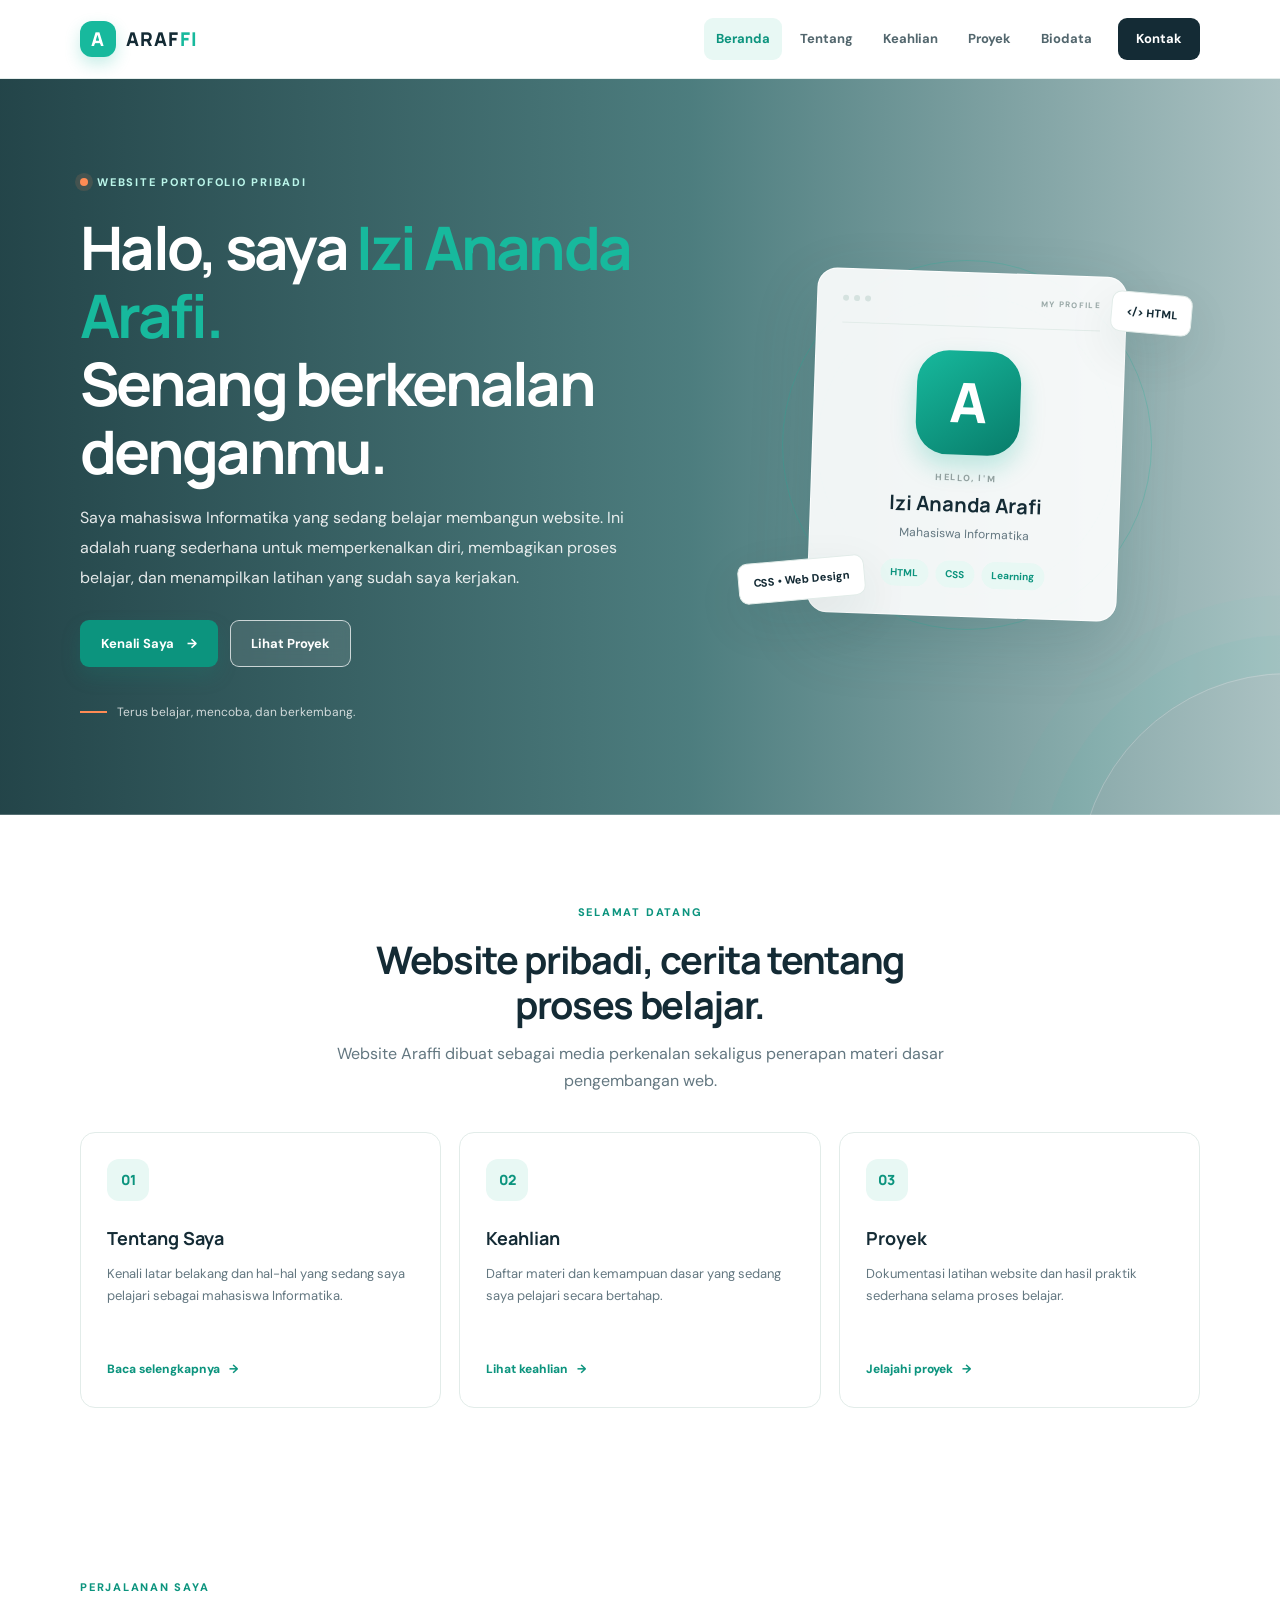
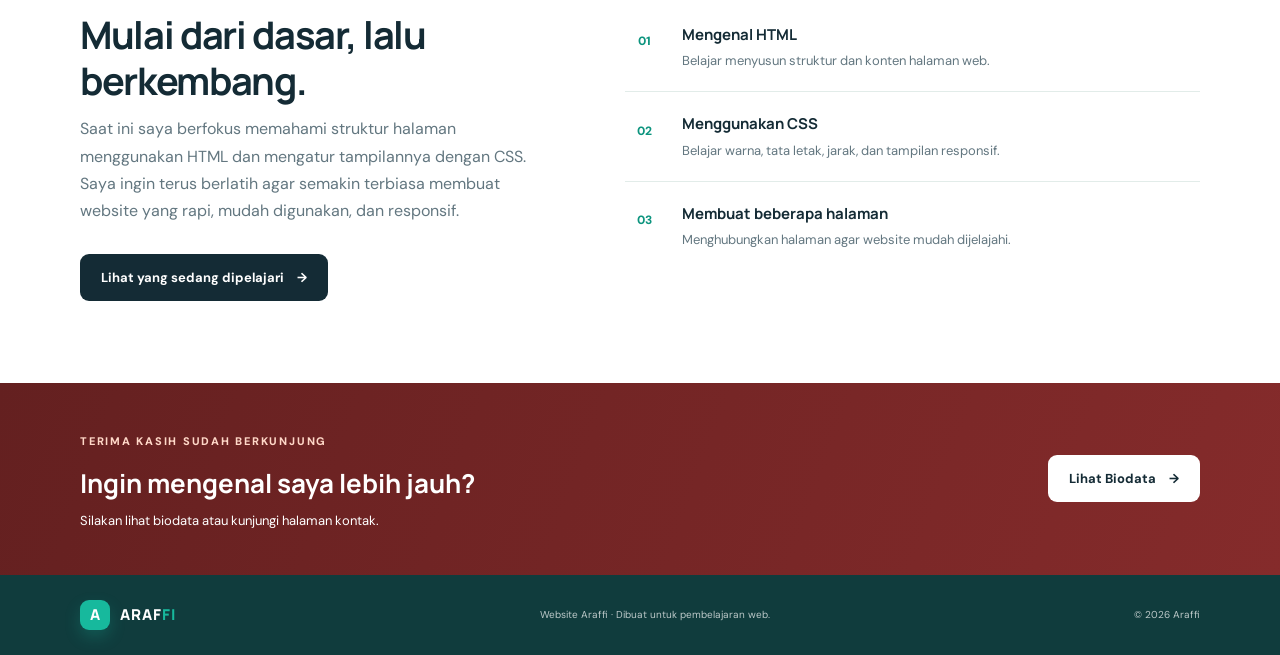
<file: index.html>
<!DOCTYPE html>
<html lang="id">
<head>
  <meta charset="UTF-8">
  <meta name="viewport" content="width=device-width, initial-scale=1.0">
  <meta name="description" content="Website pribadi Araffi — perkenalan, perjalanan belajar, dan karya sederhana dalam HTML dan CSS.">
  <title>Beranda | Website Araffi</title>
  <link rel="stylesheet" href="style.css">
  <script src="script.js" defer></script>
</head>
<body>
  <header class="site-header">
    <div class="container nav-wrap">
      <a class="brand" href="index.html"><span class="brand-mark">A</span><span>ARAF<span class="accent">FI</span></span></a>
      <button class="menu-toggle" type="button" aria-label="Buka menu" aria-expanded="false">☰</button>
      <nav class="main-nav" aria-label="Navigasi utama">
        <a class="active" href="index.html">Beranda</a>
        <a href="about.html">Tentang</a>
        <a href="skills.html">Keahlian</a>
        <a href="projects.html">Proyek</a>
        <a href="biodata.html">Biodata</a>
        <a class="nav-cta" href="contact.html">Kontak</a>
      </nav>
    </div>
  </header>

  <main>
    <section class="hero">
      <div class="container hero-grid">
        <div class="hero-copy">
          <span class="eyebrow"><span class="status-dot"></span> WEBSITE PORTOFOLIO PRIBADI</span>
          <h1>Halo, saya <span class="accent">Izi Ananda Arafi.</span><br>Senang berkenalan denganmu.</h1>
          <p class="hero-lead">Saya mahasiswa Informatika yang sedang belajar membangun website. Ini adalah ruang sederhana untuk memperkenalkan diri, membagikan proses belajar, dan menampilkan latihan yang sudah saya kerjakan.</p>
          <div class="hero-actions">
            <a class="btn btn-primary" href="about.html">Kenali Saya <span aria-hidden="true">→</span></a>
            <a class="btn btn-outline" href="projects.html">Lihat Proyek</a>
          </div>
          <div class="hero-note"><span class="note-line"></span> Terus belajar, mencoba, dan berkembang.</div>
        </div>
        <div class="hero-art" aria-label="Ilustrasi kartu profil Araffi">
          <div class="orbit orbit-one"></div><div class="orbit orbit-two"></div>
          <div class="profile-card">
            <div class="profile-top"><span class="profile-dot"></span><span class="profile-dot"></span><span class="profile-dot"></span><span class="profile-label">MY PROFILE</span></div>
            <div class="avatar-large">A</div>
            <p class="profile-kicker">HELLO, I'M</p>
            <h2>Izi Ananda Arafi</h2>
            <p class="profile-role">Mahasiswa Informatika</p>
            <div class="profile-tags"><span>HTML</span><span>CSS</span><span>Learning</span></div>
          </div>
          <span class="floating-chip chip-top">&lt;/&gt; HTML</span>
          <span class="floating-chip chip-bottom">CSS • Web Design</span>
        </div>
      </div>
    </section>

    <section class="section intro-section">
      <div class="container">
        <div class="section-heading"><span class="eyebrow">SELAMAT DATANG</span><h2>Website pribadi, cerita tentang proses belajar.</h2><p>Website Araffi dibuat sebagai media perkenalan sekaligus penerapan materi dasar pengembangan web.</p></div>
        <div class="feature-grid">
          <article class="feature-card"><span class="feature-icon">01</span><h3>Tentang Saya</h3><p>Kenali latar belakang dan hal-hal yang sedang saya pelajari sebagai mahasiswa Informatika.</p><a class="text-link" href="about.html">Baca selengkapnya <span>→</span></a></article>
          <article class="feature-card"><span class="feature-icon">02</span><h3>Keahlian</h3><p>Daftar materi dan kemampuan dasar yang sedang saya pelajari secara bertahap.</p><a class="text-link" href="skills.html">Lihat keahlian <span>→</span></a></article>
          <article class="feature-card"><span class="feature-icon">03</span><h3>Proyek</h3><p>Dokumentasi latihan website dan hasil praktik sederhana selama proses belajar.</p><a class="text-link" href="projects.html">Jelajahi proyek <span>→</span></a></article>
        </div>
      </div>
    </section>

    <section class="section journey-section">
      <div class="container journey-grid">
        <div><span class="eyebrow">PERJALANAN SAYA</span><h2>Mulai dari dasar, lalu berkembang.</h2><p class="muted">Saat ini saya berfokus memahami struktur halaman menggunakan HTML dan mengatur tampilannya dengan CSS. Saya ingin terus berlatih agar semakin terbiasa membuat website yang rapi, mudah digunakan, dan responsif.</p><a class="btn btn-dark" href="skills.html">Lihat yang sedang dipelajari <span>→</span></a></div>
        <div class="journey-list"><div class="journey-item"><span class="journey-number">01</span><div><h3>Mengenal HTML</h3><p>Belajar menyusun struktur dan konten halaman web.</p></div></div><div class="journey-item"><span class="journey-number">02</span><div><h3>Menggunakan CSS</h3><p>Belajar warna, tata letak, jarak, dan tampilan responsif.</p></div></div><div class="journey-item"><span class="journey-number">03</span><div><h3>Membuat beberapa halaman</h3><p>Menghubungkan halaman agar website mudah dijelajahi.</p></div></div></div>
      </div>
    </section>

    <section class="cta-band"><div class="container cta-content"><div><span class="eyebrow">TERIMA KASIH SUDAH BERKUNJUNG</span><h2>Ingin mengenal saya lebih jauh?</h2><p>Silakan lihat biodata atau kunjungi halaman kontak.</p></div><a class="btn btn-light" href="biodata.html">Lihat Biodata <span>→</span></a></div></section>
  </main>

  <footer class="site-footer"><div class="container footer-inner"><a class="brand footer-brand" href="index.html"><span class="brand-mark">A</span><span>ARAF<span class="accent">FI</span></span></a><p>Website Araffi · Dibuat untuk pembelajaran web.</p><span>© 2026 Araffi</span></div></footer>
</body>
</html>
</file>
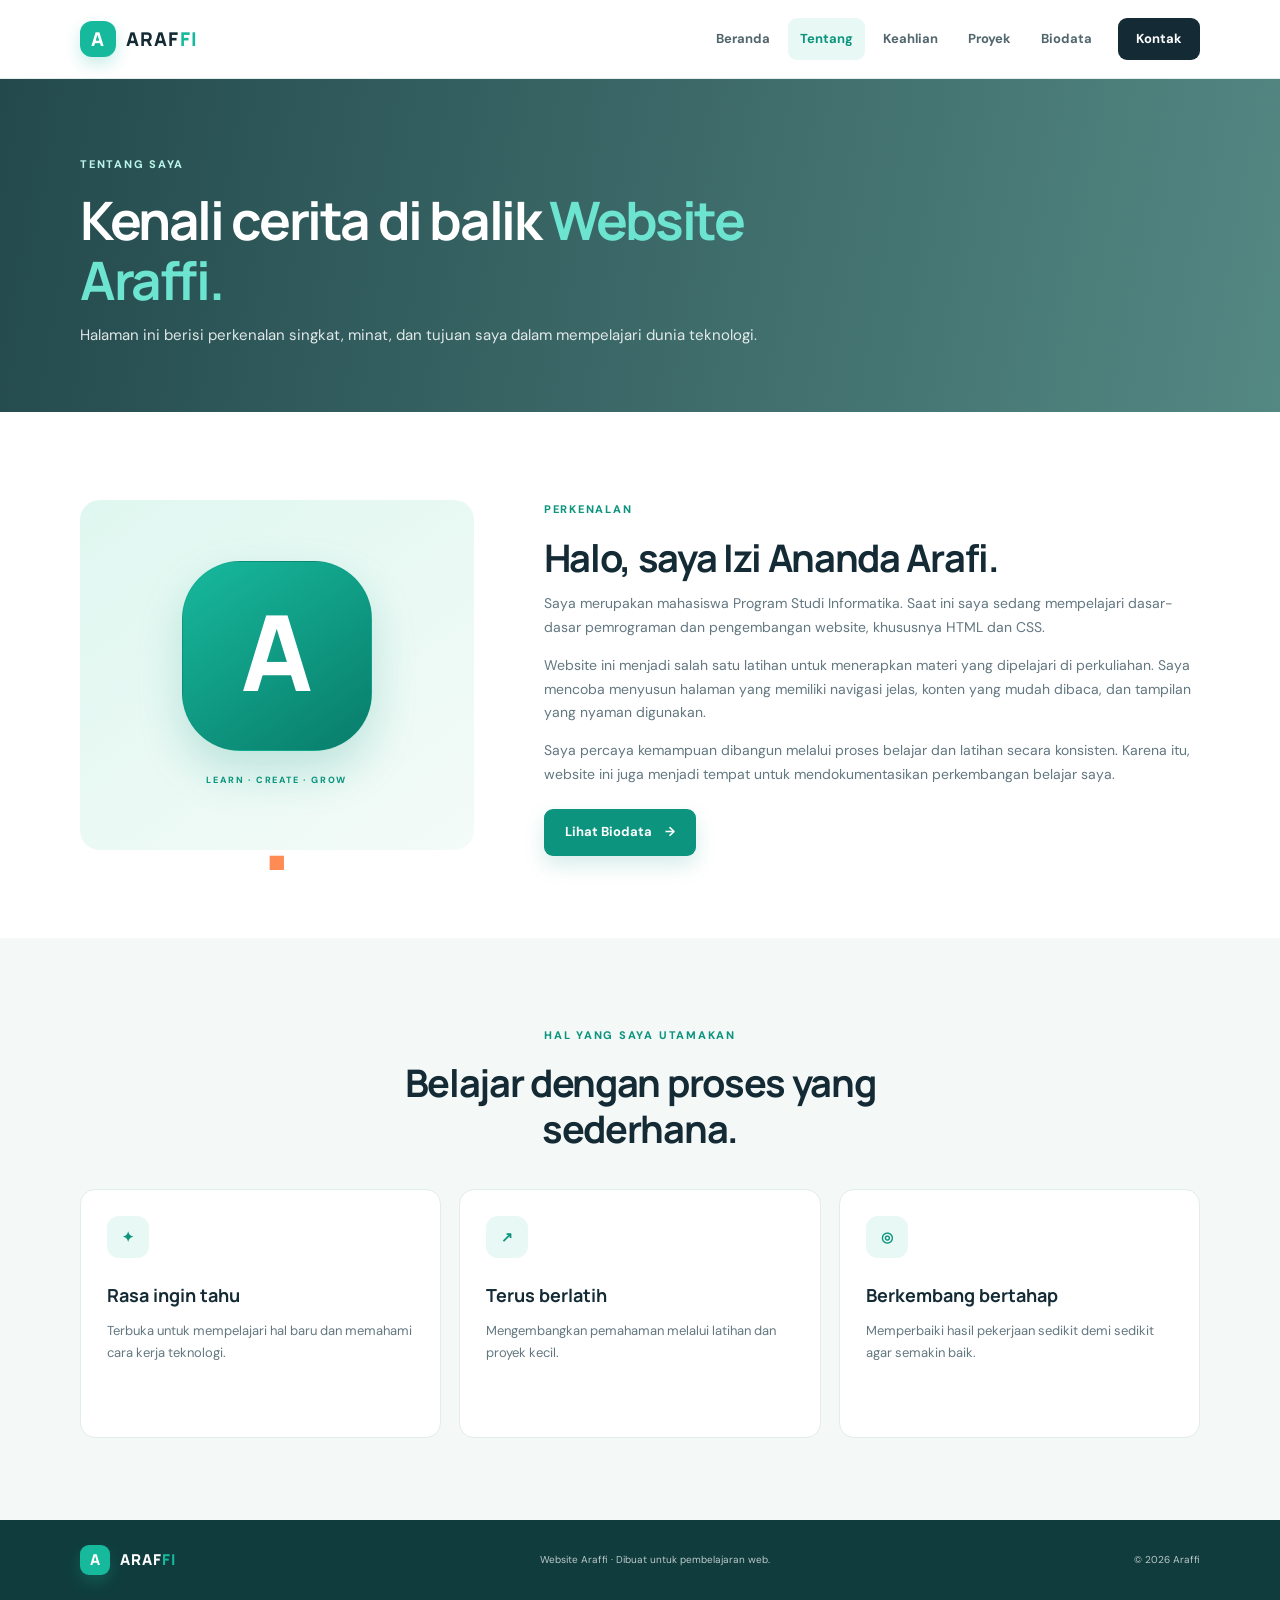
<file: about.html>
<!DOCTYPE html>
<html lang="id">
<head>
  <meta charset="UTF-8"><meta name="viewport" content="width=device-width, initial-scale=1.0">
  <meta name="description" content="Tentang Izi Ananda Arafi dan perjalanan belajar Informatika.">
  <title>Tentang Saya | Website Araffi</title><link rel="stylesheet" href="style.css"><script src="script.js" defer></script>
</head>
<body>
  <header class="site-header"><div class="container nav-wrap"><a class="brand" href="index.html"><span class="brand-mark">A</span><span>ARAF<span class="accent">FI</span></span></a><button class="menu-toggle" type="button" aria-label="Buka menu" aria-expanded="false">☰</button><nav class="main-nav" aria-label="Navigasi utama"><a href="index.html">Beranda</a><a class="active" href="about.html">Tentang</a><a href="skills.html">Keahlian</a><a href="projects.html">Proyek</a><a href="biodata.html">Biodata</a><a class="nav-cta" href="contact.html">Kontak</a></nav></div></header>
  <main>
    <section class="page-hero"><div class="container"><span class="eyebrow">TENTANG SAYA</span><h1>Kenali cerita di balik <span class="accent">Website Araffi.</span></h1><p>Halaman ini berisi perkenalan singkat, minat, dan tujuan saya dalam mempelajari dunia teknologi.</p></div></section>
    <section class="section"><div class="container about-grid"><div class="about-monogram"><div class="monogram-inner">A<span>.</span></div><p>LEARN · CREATE · GROW</p></div><div class="about-copy"><span class="eyebrow">PERKENALAN</span><h2>Halo, saya Izi Ananda Arafi.</h2><p>Saya merupakan mahasiswa Program Studi Informatika. Saat ini saya sedang mempelajari dasar-dasar pemrograman dan pengembangan website, khususnya HTML dan CSS.</p><p>Website ini menjadi salah satu latihan untuk menerapkan materi yang dipelajari di perkuliahan. Saya mencoba menyusun halaman yang memiliki navigasi jelas, konten yang mudah dibaca, dan tampilan yang nyaman digunakan.</p><p>Saya percaya kemampuan dibangun melalui proses belajar dan latihan secara konsisten. Karena itu, website ini juga menjadi tempat untuk mendokumentasikan perkembangan belajar saya.</p><a class="btn btn-primary" href="biodata.html">Lihat Biodata <span>→</span></a></div></div></section>
    <section class="section soft-section"><div class="container"><div class="section-heading"><span class="eyebrow">HAL YANG SAYA UTAMAKAN</span><h2>Belajar dengan proses yang sederhana.</h2></div><div class="feature-grid"><article class="feature-card"><span class="feature-icon">✦</span><h3>Rasa ingin tahu</h3><p>Terbuka untuk mempelajari hal baru dan memahami cara kerja teknologi.</p></article><article class="feature-card"><span class="feature-icon">↗</span><h3>Terus berlatih</h3><p>Mengembangkan pemahaman melalui latihan dan proyek kecil.</p></article><article class="feature-card"><span class="feature-icon">◎</span><h3>Berkembang bertahap</h3><p>Memperbaiki hasil pekerjaan sedikit demi sedikit agar semakin baik.</p></article></div></div></section>
  </main>
  <footer class="site-footer"><div class="container footer-inner"><a class="brand footer-brand" href="index.html"><span class="brand-mark">A</span><span>ARAF<span class="accent">FI</span></span></a><p>Website Araffi · Dibuat untuk pembelajaran web.</p><span>© 2026 Araffi</span></div></footer>
</body></html>
</file>
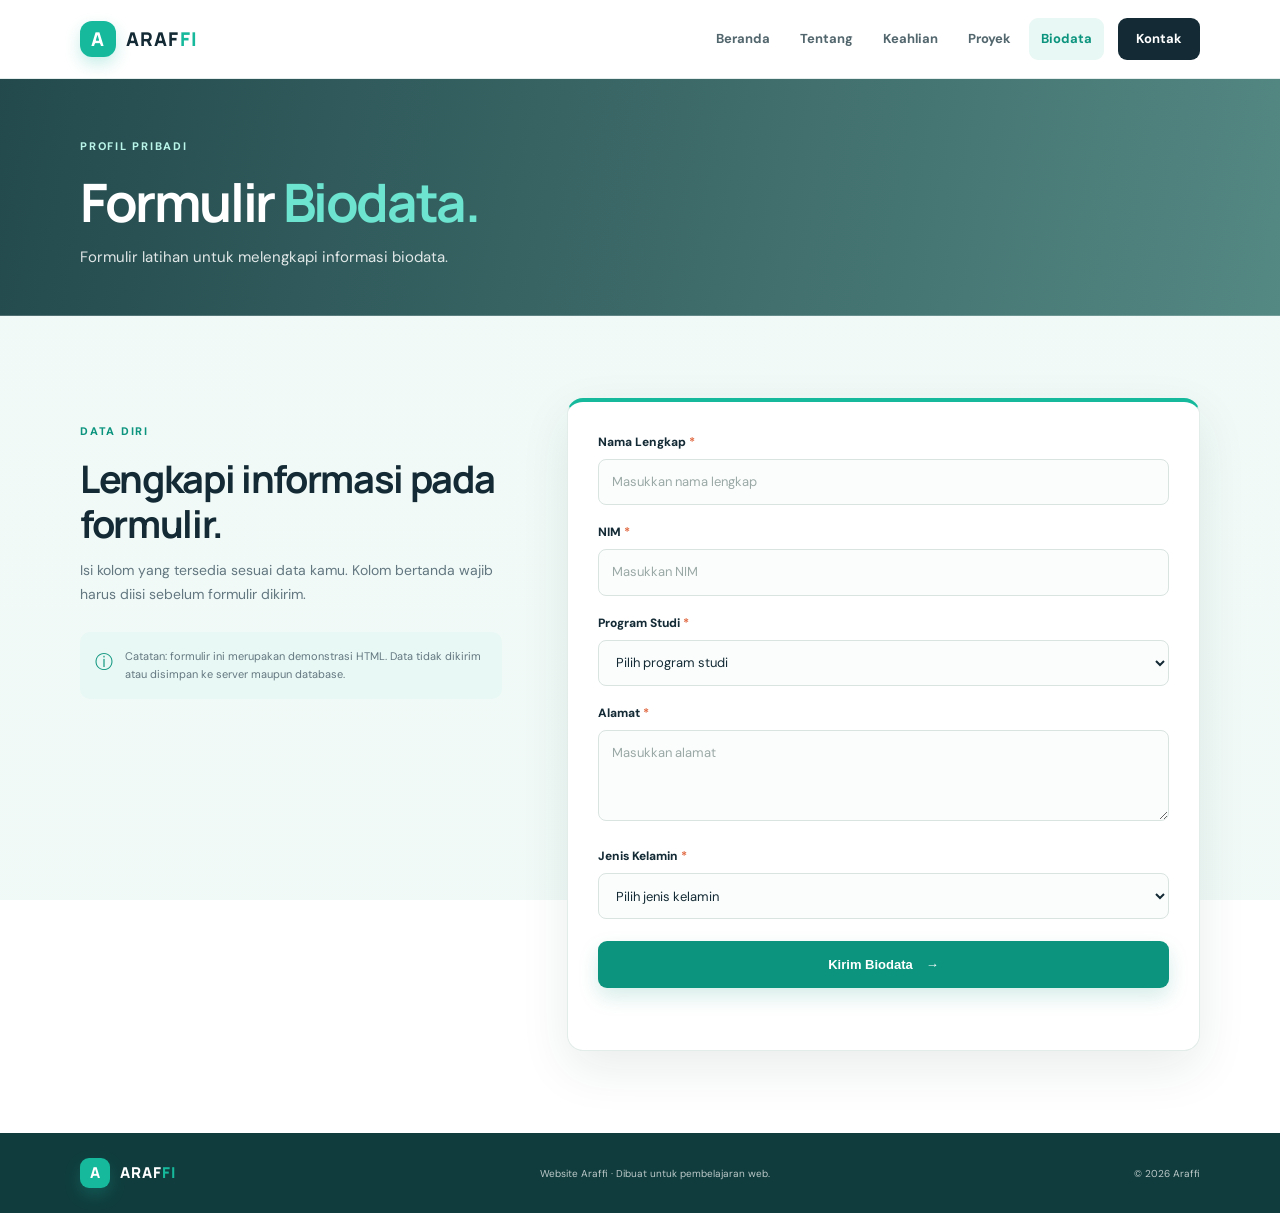
<file: biodata.html>
<!DOCTYPE html>
<html lang="id">
<head><meta charset="UTF-8"><meta name="viewport" content="width=device-width, initial-scale=1.0"><meta name="description" content="Formulir biodata Website Araffi."><title>Biodata | Website Araffi</title><link rel="stylesheet" href="style.css"><script src="script.js" defer></script></head>
<body>
<header class="site-header"><div class="container nav-wrap"><a class="brand" href="index.html"><span class="brand-mark">A</span><span>ARAF<span class="accent">FI</span></span></a><button class="menu-toggle" type="button" aria-label="Buka menu" aria-expanded="false">☰</button><nav class="main-nav" aria-label="Navigasi utama"><a href="index.html">Beranda</a><a href="about.html">Tentang</a><a href="skills.html">Keahlian</a><a href="projects.html">Proyek</a><a class="active" href="biodata.html">Biodata</a><a class="nav-cta" href="contact.html">Kontak</a></nav></div></header>
<main>
  <section class="page-hero compact-hero"><div class="container"><span class="eyebrow">PROFIL PRIBADI</span><h1>Formulir <span class="accent">Biodata.</span></h1><p>Formulir latihan untuk melengkapi informasi biodata.</p></div></section>
  <section class="section form-section"><div class="container form-layout"><div class="form-aside"><span class="eyebrow">DATA DIRI</span><h2>Lengkapi informasi pada formulir.</h2><p>Isi kolom yang tersedia sesuai data kamu. Kolom bertanda wajib harus diisi sebelum formulir dikirim.</p><div class="form-tip"><span>ⓘ</span><p>Catatan: formulir ini merupakan demonstrasi HTML. Data tidak dikirim atau disimpan ke server maupun database.</p></div></div>
    <form id="form-biodata" class="form-container demo-form">
      <div class="form-field"><label for="nama">Nama Lengkap <span>*</span></label><input type="text" id="nama" name="nama" class="input-form" placeholder="Masukkan nama lengkap" autocomplete="name" required></div>
      <div class="form-field"><label for="nim">NIM <span>*</span></label><input type="text" id="nim" name="nim" class="input-form" placeholder="Masukkan NIM" required></div>
      <div class="form-field"><label for="jurusan">Program Studi <span>*</span></label><select id="jurusan" name="jurusan" class="input-form" required><option value="">Pilih program studi</option><option value="Informatika">Informatika</option><option value="Sistem Informasi">Sistem Informasi</option><option value="Manajemen">Manajemen</option><option value="Akuntansi">Akuntansi</option><option value="Lainnya">Lainnya</option></select></div>
      <div class="form-field"><label for="alamat">Alamat <span>*</span></label><textarea id="alamat" name="alamat" class="input-form" rows="3" placeholder="Masukkan alamat" autocomplete="street-address" required></textarea></div>
      <div class="form-field"><label for="jenis-kelamin">Jenis Kelamin <span>*</span></label><select id="jenis-kelamin" name="jenis-kelamin" class="input-form" required><option value="">Pilih jenis kelamin</option><option value="Laki-laki">Laki-laki</option><option value="Perempuan">Perempuan</option></select></div>
      <button type="submit" class="btn btn-primary form-submit">Kirim Biodata <span>→</span></button><p class="form-message" id="biodata-message" role="status" aria-live="polite"></p>
    </form>
  </div></section>
</main>
<footer class="site-footer"><div class="container footer-inner"><a class="brand footer-brand" href="index.html"><span class="brand-mark">A</span><span>ARAF<span class="accent">FI</span></span></a><p>Website Araffi · Dibuat untuk pembelajaran web.</p><span>© 2026 Araffi</span></div></footer>
</body></html>
</file>
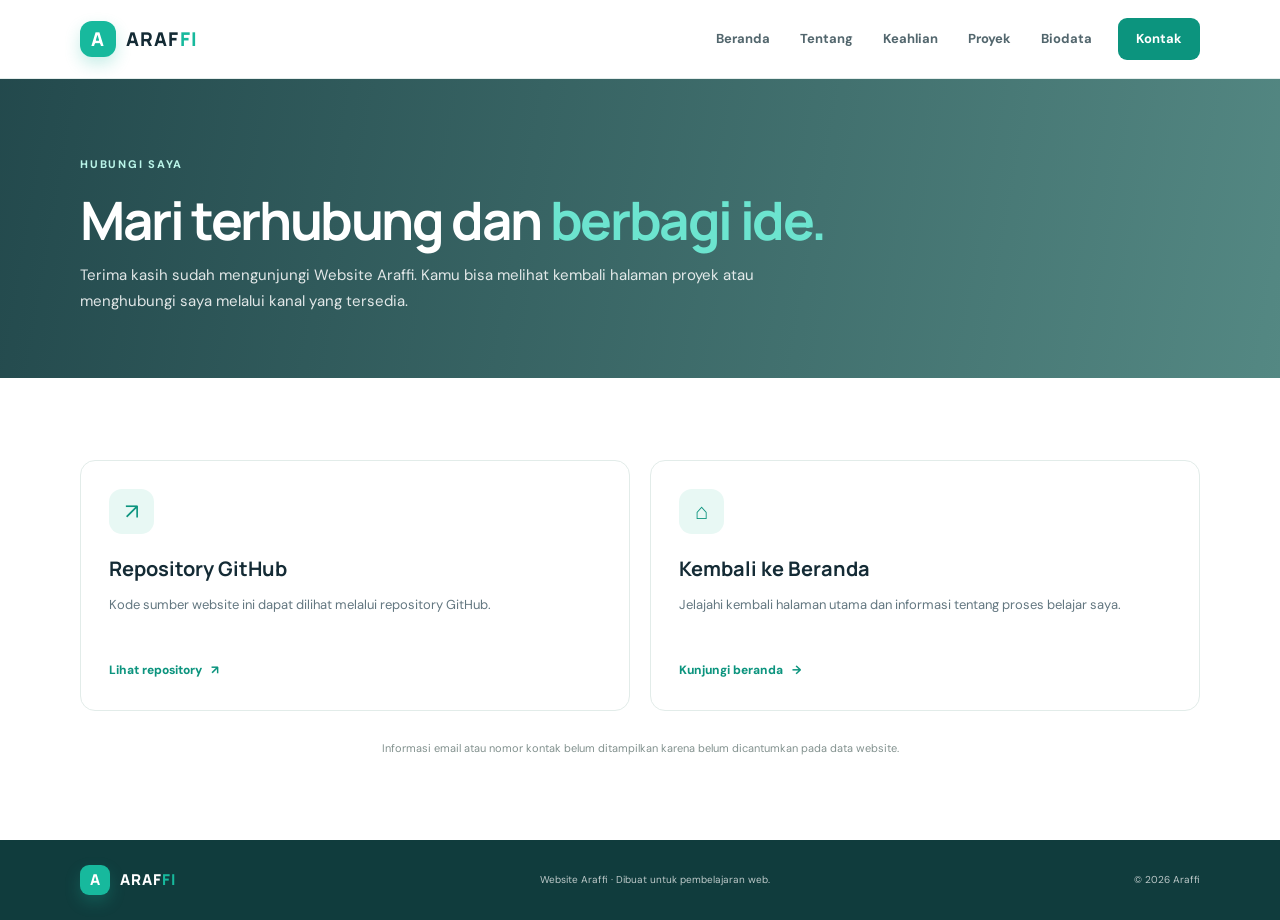
<file: contact.html>
<!DOCTYPE html>
<html lang="id">
<head><meta charset="UTF-8"><meta name="viewport" content="width=device-width, initial-scale=1.0"><meta name="description" content="Halaman kontak Website Araffi."><title>Kontak | Website Araffi</title><link rel="stylesheet" href="style.css"><script src="script.js" defer></script></head>
<body>
<header class="site-header"><div class="container nav-wrap"><a class="brand" href="index.html"><span class="brand-mark">A</span><span>ARAF<span class="accent">FI</span></span></a><button class="menu-toggle" type="button" aria-label="Buka menu" aria-expanded="false">☰</button><nav class="main-nav" aria-label="Navigasi utama"><a href="index.html">Beranda</a><a href="about.html">Tentang</a><a href="skills.html">Keahlian</a><a href="projects.html">Proyek</a><a href="biodata.html">Biodata</a><a class="nav-cta active-cta" href="contact.html">Kontak</a></nav></div></header>
<main>
  <section class="page-hero"><div class="container"><span class="eyebrow">HUBUNGI SAYA</span><h1>Mari terhubung dan <span class="accent">berbagi ide.</span></h1><p>Terima kasih sudah mengunjungi Website Araffi. Kamu bisa melihat kembali halaman proyek atau menghubungi saya melalui kanal yang tersedia.</p></div></section>
  <section class="section"><div class="container contact-grid"><div class="contact-card"><span class="contact-icon">↗</span><h2>Repository GitHub</h2><p>Kode sumber website ini dapat dilihat melalui repository GitHub.</p><a class="text-link" href="https://github.com/Araffi918/Tugas-7" target="_blank" rel="noopener noreferrer">Lihat repository <span>↗</span></a></div><div class="contact-card"><span class="contact-icon">⌂</span><h2>Kembali ke Beranda</h2><p>Jelajahi kembali halaman utama dan informasi tentang proses belajar saya.</p><a class="text-link" href="index.html">Kunjungi beranda <span>→</span></a></div></div><p class="contact-note">Informasi email atau nomor kontak belum ditampilkan karena belum dicantumkan pada data website.</p></section>
</main>
<footer class="site-footer"><div class="container footer-inner"><a class="brand footer-brand" href="index.html"><span class="brand-mark">A</span><span>ARAF<span class="accent">FI</span></span></a><p>Website Araffi · Dibuat untuk pembelajaran web.</p><span>© 2026 Araffi</span></div></footer>
</body></html>
</file>
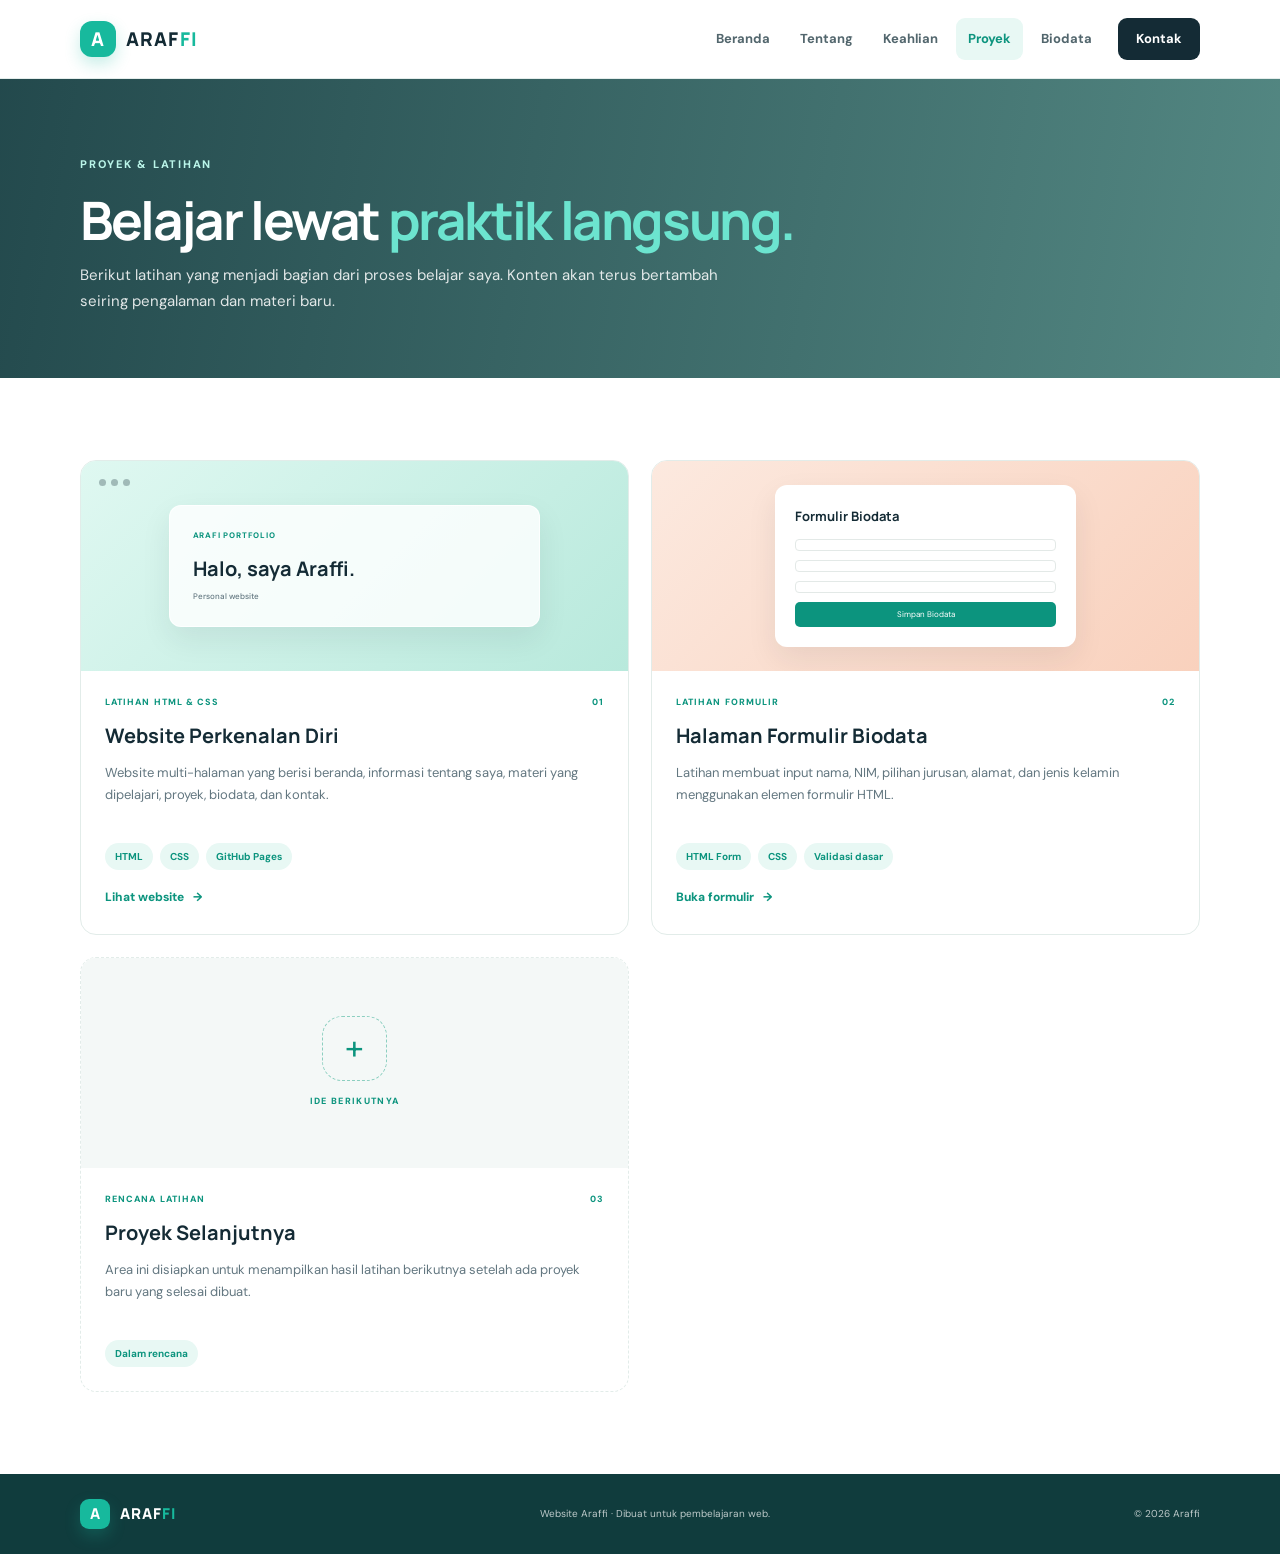
<file: projects.html>
<!DOCTYPE html>
<html lang="id">
<head><meta charset="UTF-8"><meta name="viewport" content="width=device-width, initial-scale=1.0"><meta name="description" content="Dokumentasi latihan dan proyek pembelajaran Araffi."><title>Proyek | Website Araffi</title><link rel="stylesheet" href="style.css"><script src="script.js" defer></script></head>
<body>
<header class="site-header"><div class="container nav-wrap"><a class="brand" href="index.html"><span class="brand-mark">A</span><span>ARAF<span class="accent">FI</span></span></a><button class="menu-toggle" type="button" aria-label="Buka menu" aria-expanded="false">☰</button><nav class="main-nav" aria-label="Navigasi utama"><a href="index.html">Beranda</a><a href="about.html">Tentang</a><a href="skills.html">Keahlian</a><a class="active" href="projects.html">Proyek</a><a href="biodata.html">Biodata</a><a class="nav-cta" href="contact.html">Kontak</a></nav></div></header>
<main>
  <section class="page-hero"><div class="container"><span class="eyebrow">PROYEK & LATIHAN</span><h1>Belajar lewat <span class="accent">praktik langsung.</span></h1><p>Berikut latihan yang menjadi bagian dari proses belajar saya. Konten akan terus bertambah seiring pengalaman dan materi baru.</p></div></section>
  <section class="section"><div class="container project-grid">
    <article class="project-card"><div class="project-preview preview-one"><div class="preview-browser"><i></i><i></i><i></i></div><div class="preview-content"><span>ARAFI PORTFOLIO</span><strong>Halo, saya Araffi.</strong><small>Personal website</small></div></div><div class="project-info"><div class="project-meta"><span>LATIHAN HTML & CSS</span><span>01</span></div><h2>Website Perkenalan Diri</h2><p>Website multi-halaman yang berisi beranda, informasi tentang saya, materi yang dipelajari, proyek, biodata, dan kontak.</p><div class="tag-list"><span>HTML</span><span>CSS</span><span>GitHub Pages</span></div><a class="text-link" href="index.html">Lihat website <span>→</span></a></div></article>
    <article class="project-card"><div class="project-preview preview-two"><div class="form-preview"><b>Formulir Biodata</b><span></span><span></span><span></span><em>Simpan Biodata</em></div></div><div class="project-info"><div class="project-meta"><span>LATIHAN FORMULIR</span><span>02</span></div><h2>Halaman Formulir Biodata</h2><p>Latihan membuat input nama, NIM, pilihan jurusan, alamat, dan jenis kelamin menggunakan elemen formulir HTML.</p><div class="tag-list"><span>HTML Form</span><span>CSS</span><span>Validasi dasar</span></div><a class="text-link" href="biodata.html">Buka formulir <span>→</span></a></div></article>
    <article class="project-card project-coming"><div class="coming-art"><span>+</span><small>IDE BERIKUTNYA</small></div><div class="project-info"><div class="project-meta"><span>RENCANA LATIHAN</span><span>03</span></div><h2>Proyek Selanjutnya</h2><p>Area ini disiapkan untuk menampilkan hasil latihan berikutnya setelah ada proyek baru yang selesai dibuat.</p><div class="tag-list"><span>Dalam rencana</span></div></div></article>
  </div></section>
</main>
<footer class="site-footer"><div class="container footer-inner"><a class="brand footer-brand" href="index.html"><span class="brand-mark">A</span><span>ARAF<span class="accent">FI</span></span></a><p>Website Araffi · Dibuat untuk pembelajaran web.</p><span>© 2026 Araffi</span></div></footer>
</body></html>
</file>
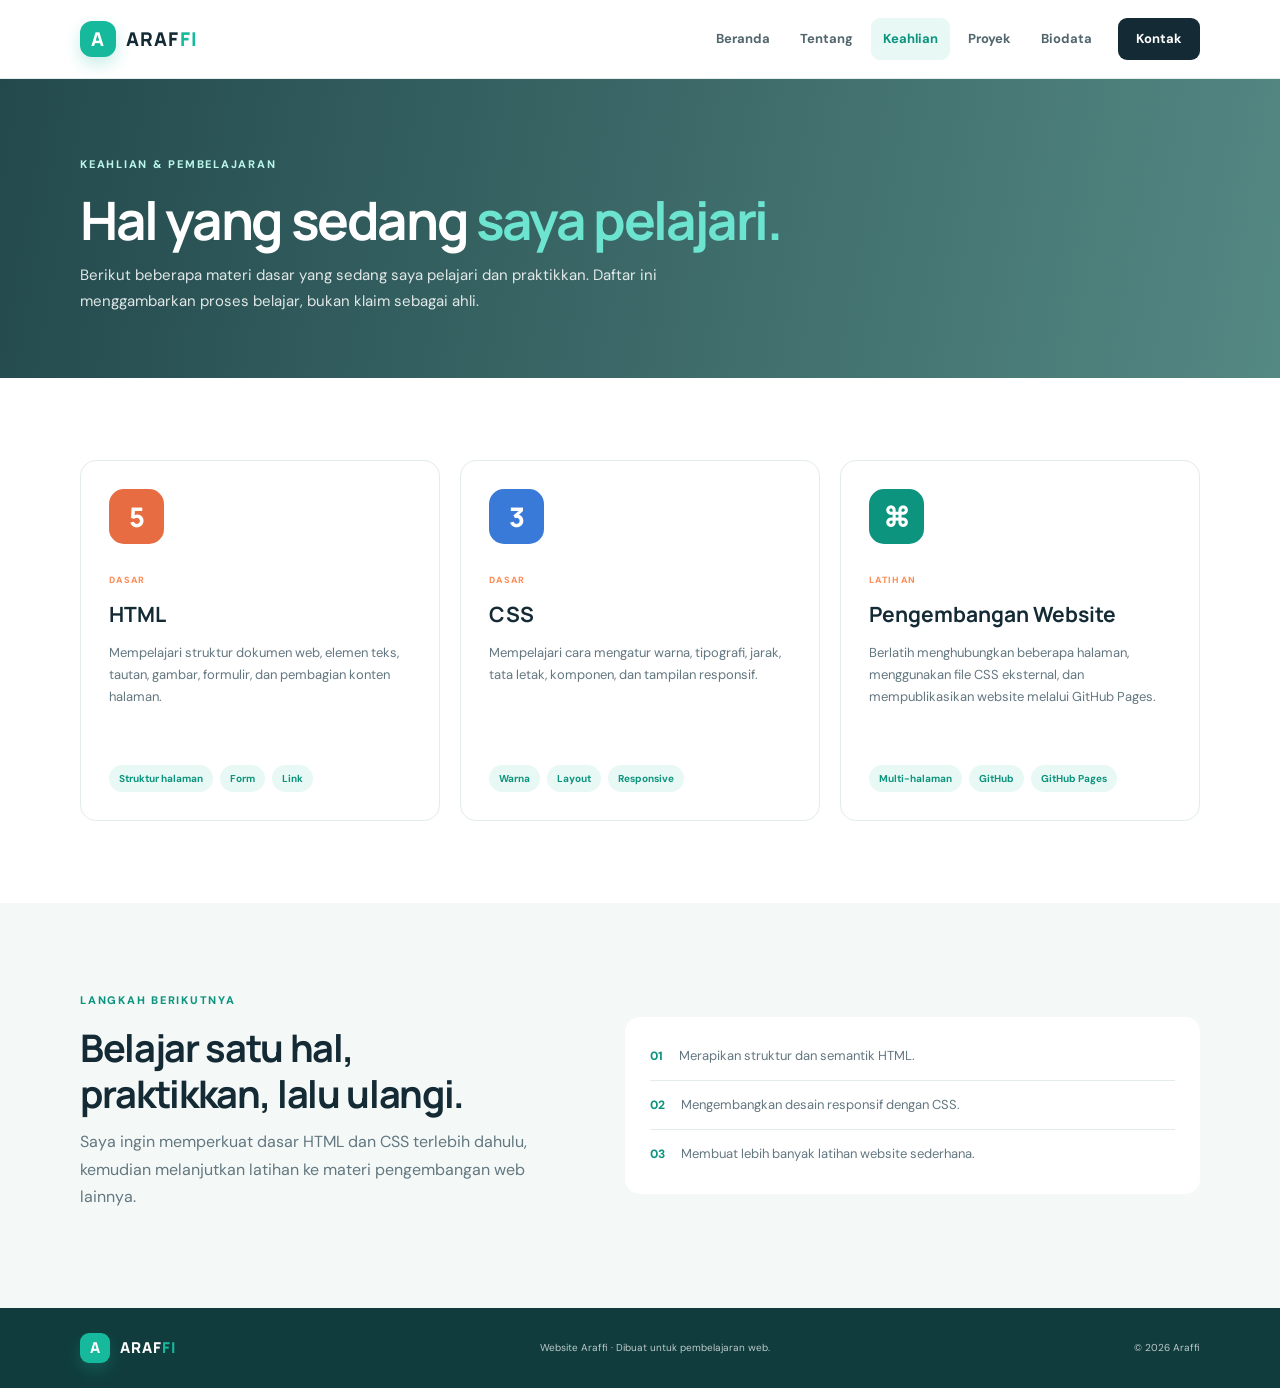
<file: skills.html>
<!DOCTYPE html>
<html lang="id">
<head><meta charset="UTF-8"><meta name="viewport" content="width=device-width, initial-scale=1.0"><meta name="description" content="Materi dan kemampuan dasar yang sedang dipelajari Araffi."><title>Keahlian | Website Araffi</title><link rel="stylesheet" href="style.css"><script src="script.js" defer></script></head>
<body>
<header class="site-header"><div class="container nav-wrap"><a class="brand" href="index.html"><span class="brand-mark">A</span><span>ARAF<span class="accent">FI</span></span></a><button class="menu-toggle" type="button" aria-label="Buka menu" aria-expanded="false">☰</button><nav class="main-nav" aria-label="Navigasi utama"><a href="index.html">Beranda</a><a href="about.html">Tentang</a><a class="active" href="skills.html">Keahlian</a><a href="projects.html">Proyek</a><a href="biodata.html">Biodata</a><a class="nav-cta" href="contact.html">Kontak</a></nav></div></header>
<main>
  <section class="page-hero"><div class="container"><span class="eyebrow">KEAHLIAN & PEMBELAJARAN</span><h1>Hal yang sedang <span class="accent">saya pelajari.</span></h1><p>Berikut beberapa materi dasar yang sedang saya pelajari dan praktikkan. Daftar ini menggambarkan proses belajar, bukan klaim sebagai ahli.</p></div></section>
  <section class="section"><div class="container"><div class="skills-grid">
    <article class="skill-card"><div class="skill-icon html-icon">5</div><span class="skill-level">DASAR</span><h2>HTML</h2><p>Mempelajari struktur dokumen web, elemen teks, tautan, gambar, formulir, dan pembagian konten halaman.</p><div class="tag-list"><span>Struktur halaman</span><span>Form</span><span>Link</span></div></article>
    <article class="skill-card"><div class="skill-icon css-icon">3</div><span class="skill-level">DASAR</span><h2>CSS</h2><p>Mempelajari cara mengatur warna, tipografi, jarak, tata letak, komponen, dan tampilan responsif.</p><div class="tag-list"><span>Warna</span><span>Layout</span><span>Responsive</span></div></article>
    <article class="skill-card"><div class="skill-icon web-icon">⌘</div><span class="skill-level">LATIHAN</span><h2>Pengembangan Website</h2><p>Berlatih menghubungkan beberapa halaman, menggunakan file CSS eksternal, dan mempublikasikan website melalui GitHub Pages.</p><div class="tag-list"><span>Multi-halaman</span><span>GitHub</span><span>GitHub Pages</span></div></article>
  </div></div></section>
  <section class="section soft-section"><div class="container journey-grid"><div><span class="eyebrow">LANGKAH BERIKUTNYA</span><h2>Belajar satu hal, praktikkan, lalu ulangi.</h2><p class="muted">Saya ingin memperkuat dasar HTML dan CSS terlebih dahulu, kemudian melanjutkan latihan ke materi pengembangan web lainnya.</p></div><div class="next-steps"><div class="next-step"><span>01</span><p>Merapikan struktur dan semantik HTML.</p></div><div class="next-step"><span>02</span><p>Mengembangkan desain responsif dengan CSS.</p></div><div class="next-step"><span>03</span><p>Membuat lebih banyak latihan website sederhana.</p></div></div></div></section>
</main>
<footer class="site-footer"><div class="container footer-inner"><a class="brand footer-brand" href="index.html"><span class="brand-mark">A</span><span>ARAF<span class="accent">FI</span></span></a><p>Website Araffi · Dibuat untuk pembelajaran web.</p><span>© 2026 Araffi</span></div></footer>
</body></html>
</file>
<file: style.css>
@import url('https://fonts.googleapis.com/css2?family=DM+Sans:wght@400;500;600;700&family=Manrope:wght@400;500;600;700;800&display=swap');

:root {
  --ink: #142b35;
  --muted: #637780;
  --teal: #17b99d;
  --teal-dark: #0c947e;
  --teal-soft: #e8f8f4;
  --orange: #ff8b54;
  --paper: #ffffff;
  --soft: #f4f8f7;
  --line: #e2ece9;
  --shadow: 0 18px 50px rgba(18, 55, 58, .09);
}

* { box-sizing: border-box; }
html { scroll-behavior: smooth; }
body { margin: 0; color: var(--ink); background: var(--paper); font-family: 'DM Sans', Arial, sans-serif; line-height: 1.7; }
a { color: inherit; }
.container { width: min(1120px, calc(100% - 48px)); margin: 0 auto; }
.accent { color: var(--teal); }

.site-header { position: sticky; top: 0; z-index: 20; background: rgba(255,255,255,.94); border-bottom: 1px solid rgba(226,236,233,.9); backdrop-filter: blur(14px); }
.nav-wrap { min-height: 78px; display: flex; align-items: center; justify-content: space-between; gap: 24px; }
.brand { display: inline-flex; align-items: center; gap: 10px; text-decoration: none; font-family: Manrope, sans-serif; font-size: 19px; font-weight: 800; letter-spacing: .06em; }
.brand-mark { width: 36px; height: 36px; display: grid; place-items: center; border-radius: 12px; color: #fff; background: var(--teal); font-size: 19px; box-shadow: 0 7px 16px rgba(23,185,157,.24); }
.main-nav { display: flex; align-items: center; gap: 6px; }
.main-nav a { padding: 10px 12px; color: #52666d; font-size: 13px; font-weight: 700; text-decoration: none; border-radius: 9px; transition: .2s ease; }
.main-nav a:hover, .main-nav a.active { color: var(--teal-dark); background: var(--teal-soft); }
.main-nav a.nav-cta { margin-left: 8px; padding: 10px 18px; color: #fff; background: var(--ink); }
.main-nav a.nav-cta:hover, .main-nav a.active-cta { color: #fff; background: var(--teal-dark); }
.menu-toggle { display: none; border: 1px solid var(--line); background: #fff; color: var(--ink); border-radius: 9px; padding: 8px 12px; font-size: 20px; cursor: pointer; }

.hero { position: relative; overflow: hidden; padding: 88px 0 92px; background: radial-gradient(circle at 85% 15%, rgba(23,185,157,.13), transparent 28%), linear-gradient(120deg, #f5fbf9 0%, #fff 60%, #effaf7 100%); }
.hero::after { content: ''; position: absolute; width: 420px; height: 420px; right: -220px; bottom: -280px; border: 1px solid rgba(23,185,157,.18); border-radius: 50%; box-shadow: 0 0 0 38px rgba(23,185,157,.035), 0 0 0 78px rgba(23,185,157,.025); }
.hero-grid { display: grid; grid-template-columns: 1.12fr .88fr; align-items: center; gap: 60px; position: relative; z-index: 1; }
.eyebrow { display: inline-flex; align-items: center; gap: 9px; color: var(--teal-dark); font-size: 11px; font-weight: 800; letter-spacing: .16em; }
.status-dot { width: 8px; height: 8px; border-radius: 50%; background: var(--orange); box-shadow: 0 0 0 5px rgba(255,139,84,.13); }
h1, h2, h3, p { margin-top: 0; }
h1, h2, h3 { font-family: Manrope, 'DM Sans', sans-serif; }
.hero h1 { max-width: 680px; margin: 20px 0 18px; font-size: clamp(38px, 5vw, 60px); line-height: 1.13; letter-spacing: -.045em; }
.hero-lead { max-width: 620px; margin-bottom: 28px; color: var(--muted); font-size: 16px; line-height: 1.85; }
.hero-actions { display: flex; flex-wrap: wrap; gap: 12px; }
.btn { min-height: 47px; display: inline-flex; align-items: center; justify-content: center; gap: 13px; padding: 0 20px; border: 1px solid transparent; border-radius: 9px; font-size: 13px; font-weight: 700; text-decoration: none; transition: .2s ease; cursor: pointer; }
.btn:hover { transform: translateY(-2px); }
.btn-primary { color: #fff; background: var(--teal-dark); box-shadow: 0 9px 20px rgba(12,148,126,.17); }
.btn-primary:hover { background: #087c6a; }
.btn-outline { color: var(--ink); border-color: #cbdad6; background: rgba(255,255,255,.7); }
.btn-dark { color: #fff; background: var(--ink); }
.btn-light { color: var(--ink); background: #fff; }
.hero-note { display: flex; align-items: center; gap: 10px; margin-top: 35px; color: #829197; font-size: 12px; }
.note-line { width: 27px; height: 2px; background: var(--orange); }
.hero-art { min-height: 390px; display: grid; place-items: center; position: relative; }
.orbit { position: absolute; border: 1px solid rgba(23,185,157,.25); border-radius: 50%; }
.orbit-one { width: 370px; height: 370px; }
.orbit-two { width: 300px; height: 300px; border-style: dashed; }
.profile-card { position: relative; z-index: 1; width: min(310px, 85%); padding: 22px 25px 28px; border: 1px solid rgba(255,255,255,.85); border-radius: 20px; background: rgba(255,255,255,.91); box-shadow: 0 24px 65px rgba(25,75,72,.16); text-align: center; transform: rotate(2deg); }
.profile-top { display: flex; align-items: center; gap: 5px; padding-bottom: 17px; border-bottom: 1px solid var(--line); text-align: left; }
.profile-dot { width: 6px; height: 6px; border-radius: 50%; background: #d5e2df; }
.profile-label { margin-left: auto; color: #9aa9a8; font-size: 8px; font-weight: 800; letter-spacing: .16em; }
.avatar-large { width: 104px; height: 104px; display: grid; place-items: center; margin: 24px auto 16px; border-radius: 32px; color: #fff; background: linear-gradient(145deg, var(--teal), #087c6a); font-family: Manrope, sans-serif; font-size: 55px; font-weight: 800; box-shadow: 0 12px 24px rgba(23,185,157,.25); }
.profile-kicker { margin-bottom: 2px; color: #91a09f; font-size: 9px; font-weight: 800; letter-spacing: .18em; }
.profile-card h2 { margin-bottom: 2px; font-size: 20px; }
.profile-role { margin-bottom: 17px; color: var(--muted); font-size: 12px; }
.profile-tags, .tag-list { display: flex; flex-wrap: wrap; gap: 7px; }
.profile-tags { justify-content: center; }
.profile-tags span, .tag-list span { padding: 5px 10px; border-radius: 20px; color: var(--teal-dark); background: var(--teal-soft); font-size: 10px; font-weight: 700; }
.floating-chip { position: absolute; z-index: 2; padding: 10px 14px; border: 1px solid var(--line); border-radius: 10px; background: #fff; box-shadow: var(--shadow); color: var(--ink); font-size: 11px; font-weight: 800; }
.chip-top { top: 43px; right: 8px; transform: rotate(5deg); }
.chip-bottom { bottom: 40px; left: 4px; transform: rotate(-5deg); }

.section { padding: 82px 0; }
.section-heading { max-width: 650px; margin: 0 auto 38px; text-align: center; }
.section-heading h2, .journey-grid h2, .about-copy h2, .form-aside h2 { margin: 13px 0 12px; font-size: clamp(27px, 3.4vw, 38px); line-height: 1.2; letter-spacing: -.035em; }
.section-heading p, .muted { color: var(--muted); }
.feature-grid { display: grid; grid-template-columns: repeat(3, 1fr); gap: 18px; }
.feature-card { padding: 26px; border: 1px solid var(--line); border-radius: 15px; background: #fff; transition: .2s ease; }
.feature-card:hover, .skill-card:hover, .contact-card:hover { transform: translateY(-4px); box-shadow: var(--shadow); }
.feature-icon { width: 42px; height: 42px; display: grid; place-items: center; margin-bottom: 22px; border-radius: 12px; color: var(--teal-dark); background: var(--teal-soft); font-family: Manrope, sans-serif; font-size: 14px; font-weight: 800; }
.feature-card h3 { margin-bottom: 9px; font-size: 18px; }
.feature-card p { min-height: 75px; margin-bottom: 16px; color: var(--muted); font-size: 13px; }
.text-link { display: inline-flex; align-items: center; gap: 9px; color: var(--teal-dark); font-size: 12px; font-weight: 800; text-decoration: none; }
.text-link:hover { color: var(--ink); }
.soft-section { background: var(--soft); }
.journey-grid { display: grid; grid-template-columns: .9fr 1.1fr; align-items: center; gap: 75px; }
.journey-grid .btn { margin-top: 14px; }
.journey-list { padding: 8px 0; }
.journey-item { display: flex; gap: 18px; padding: 19px 0; border-bottom: 1px solid var(--line); }
.journey-item:last-child { border-bottom: 0; }
.journey-number { flex: 0 0 39px; width: 39px; height: 39px; display: grid; place-items: center; border-radius: 12px; color: var(--teal-dark); background: #fff; font-size: 12px; font-weight: 800; }
.journey-item h3 { margin: 0 0 3px; font-size: 15px; }
.journey-item p { margin: 0; color: var(--muted); font-size: 13px; }
.cta-band { padding: 43px 0; color: #fff; background: linear-gradient(110deg, #0b7669, #12a88e); }
.cta-content { display: flex; align-items: center; justify-content: space-between; gap: 30px; }
.cta-band .eyebrow { color: #b8eee2; }
.cta-band h2 { margin: 8px 0 4px; font-size: 26px; }
.cta-band p { margin: 0; color: #d5f4ed; font-size: 13px; }

.page-hero { padding: 70px 0 64px; background: radial-gradient(circle at 90% 20%, rgba(23,185,157,.13), transparent 26%), var(--soft); }
.page-hero h1 { max-width: 800px; margin: 15px 0 12px; font-size: clamp(36px, 5vw, 53px); line-height: 1.13; letter-spacing: -.045em; }
.page-hero p { max-width: 680px; margin: 0; color: var(--muted); font-size: 15px; }
.compact-hero { padding: 52px 0 45px; }
.about-grid { display: grid; grid-template-columns: .75fr 1.25fr; align-items: center; gap: 70px; }
.about-monogram { min-height: 350px; display: grid; place-items: center; align-content: center; border-radius: 20px; background: linear-gradient(145deg, #dff7f0, #f4fbf8); }
.monogram-inner { width: 190px; height: 190px; display: grid; place-items: center; border: 1px solid rgba(12,148,126,.2); border-radius: 58px; color: #fff; background: linear-gradient(145deg, var(--teal), #087c6a); box-shadow: 0 20px 45px rgba(12,148,126,.22); font-family: Manrope, sans-serif; font-size: 105px; font-weight: 800; }
.monogram-inner span { color: var(--orange); }
.about-monogram p { margin: 22px 0 0; color: var(--teal-dark); font-size: 9px; font-weight: 800; letter-spacing: .2em; }
.about-copy p { color: var(--muted); font-size: 14px; }
.about-copy .btn { margin-top: 8px; }
.skills-grid { display: grid; grid-template-columns: repeat(3, 1fr); gap: 20px; }
.skill-card { padding: 28px; border: 1px solid var(--line); border-radius: 16px; transition: .2s ease; }
.skill-icon { width: 55px; height: 55px; display: grid; place-items: center; margin-bottom: 20px; border-radius: 15px; color: #fff; font-family: Manrope, sans-serif; font-size: 27px; font-weight: 800; }
.html-icon { background: #e76c42; }.css-icon { background: #3979d7; }.web-icon { background: var(--teal-dark); }
.skill-level { color: var(--orange); font-size: 9px; font-weight: 800; letter-spacing: .15em; }
.skill-card h2 { margin: 6px 0 9px; font-size: 21px; }
.skill-card p { min-height: 110px; color: var(--muted); font-size: 13px; }
.next-steps { padding: 15px 25px; border-radius: 15px; background: #fff; }
.next-step { display: flex; align-items: center; gap: 16px; padding: 13px 0; border-bottom: 1px solid var(--line); }
.next-step:last-child { border: 0; }.next-step span { color: var(--teal-dark); font-size: 12px; font-weight: 800; }.next-step p { margin: 0; color: var(--muted); font-size: 13px; }
.project-grid { display: grid; grid-template-columns: repeat(2, 1fr); gap: 22px; }
.project-card { overflow: hidden; border: 1px solid var(--line); border-radius: 16px; background: #fff; }
.project-preview { min-height: 210px; display: grid; place-items: center; position: relative; overflow: hidden; }
.preview-one { background: linear-gradient(135deg, #dff8f1, #b8e9dc); }.preview-two { background: linear-gradient(135deg, #fce9df, #f9d1bd); }
.preview-browser { position: absolute; top: 18px; left: 18px; display: flex; gap: 5px; }.preview-browser i { width: 7px; height: 7px; border-radius: 50%; background: rgba(20,43,53,.3); }
.preview-content { width: 68%; padding: 23px; border: 1px solid rgba(255,255,255,.8); border-radius: 12px; background: rgba(255,255,255,.82); box-shadow: 0 12px 30px rgba(20,43,53,.08); }
.preview-content span, .preview-content small { display: block; color: var(--teal-dark); font-size: 8px; font-weight: 800; letter-spacing: .1em; }.preview-content strong { display: block; margin: 9px 0 4px; font-family: Manrope, sans-serif; font-size: 20px; }.preview-content small { color: var(--muted); font-weight: 500; letter-spacing: 0; }
.form-preview { width: 55%; display: grid; gap: 9px; padding: 20px; border-radius: 12px; background: #fff; box-shadow: 0 12px 30px rgba(20,43,53,.08); }.form-preview b { margin-bottom: 3px; font-family: Manrope, sans-serif; font-size: 13px; }.form-preview span { height: 12px; border: 1px solid #e3e9e7; border-radius: 4px; }.form-preview em { padding: 6px; border-radius: 5px; color: #fff; background: var(--teal-dark); font-size: 8px; font-style: normal; text-align: center; }
.project-info { padding: 24px; }.project-meta { display: flex; justify-content: space-between; color: var(--teal-dark); font-size: 9px; font-weight: 800; letter-spacing: .12em; }.project-info h2 { margin: 9px 0; font-size: 20px; }.project-info p { min-height: 68px; color: var(--muted); font-size: 13px; }.project-info .text-link { margin-top: 17px; }.project-coming { border-style: dashed; }.coming-art { min-height: 210px; display: grid; place-content: center; justify-items: center; color: var(--teal-dark); background: var(--soft); }.coming-art span { width: 65px; height: 65px; display: grid; place-items: center; border: 1px dashed #8ccfc0; border-radius: 20px; font-size: 34px; }.coming-art small { margin-top: 13px; font-size: 9px; font-weight: 800; letter-spacing: .15em; }

.form-section { background: #fff; }.form-layout { display: grid; grid-template-columns: .8fr 1.2fr; align-items: start; gap: 65px; }.form-aside { padding-top: 18px; }.form-aside p { color: var(--muted); font-size: 14px; }.form-tip { display: flex; gap: 12px; margin-top: 25px; padding: 15px; border-radius: 10px; color: #55736e; background: var(--teal-soft); }.form-tip span { color: var(--teal-dark); font-size: 18px; }.form-tip p { margin: 0; font-size: 11px; }
.form-container { width: 100%; padding: 30px; border: 1px solid var(--line); border-radius: 16px; background: #fff; box-shadow: var(--shadow); }.form-field { margin-bottom: 17px; }.form-field label { display: block; margin-bottom: 7px; font-size: 12px; font-weight: 800; }.form-field label span { color: #e16c45; }.input-form { width: 100%; min-height: 46px; padding: 11px 13px; border: 1px solid #d9e4e1; border-radius: 8px; outline: none; color: var(--ink); background: #fbfdfc; font: inherit; font-size: 13px; }.input-form:focus { border-color: var(--teal); box-shadow: 0 0 0 3px rgba(23,185,157,.12); }.input-form::placeholder { color: #9aa9a6; }.form-submit { width: 100%; margin-top: 5px; }.form-message { min-height: 20px; margin: 12px 0 0; color: var(--teal-dark); font-size: 12px; font-weight: 700; }
.contact-grid { display: grid; grid-template-columns: repeat(2, 1fr); gap: 20px; }.contact-card { padding: 28px; border: 1px solid var(--line); border-radius: 15px; transition: .2s ease; }.contact-icon { width: 45px; height: 45px; display: grid; place-items: center; margin-bottom: 18px; border-radius: 13px; color: var(--teal-dark); background: var(--teal-soft); font-size: 22px; }.contact-card h2 { margin-bottom: 8px; font-size: 20px; }.contact-card p { min-height: 48px; color: var(--muted); font-size: 13px; }.contact-note { margin: 28px auto 0; color: #82918e; font-size: 11px; text-align: center; }
.site-footer { padding: 25px 0; border-top: 1px solid var(--line); background: #fbfdfc; }.footer-inner { display: flex; align-items: center; justify-content: space-between; gap: 20px; }.footer-brand { font-size: 15px; }.footer-brand .brand-mark { width: 30px; height: 30px; border-radius: 9px; font-size: 15px; }.footer-inner p, .footer-inner > span { margin: 0; color: #879591; font-size: 10px; }

@media (max-width: 900px) {
  .main-nav { gap: 1px; }.main-nav a { padding: 9px 8px; font-size: 12px; }
  .hero-grid { gap: 25px; }.hero h1 { font-size: 47px; }.journey-grid, .about-grid, .form-layout { gap: 38px; }
}
@media (max-width: 720px) {
  .container { width: min(100% - 34px, 540px); }.nav-wrap { min-height: 68px; }.menu-toggle { display: block; }.main-nav { display: none; position: absolute; top: 67px; left: 0; right: 0; padding: 12px 18px 18px; border-bottom: 1px solid var(--line); background: #fff; box-shadow: 0 15px 25px rgba(20,43,53,.08); }.main-nav.is-open { display: grid; }.main-nav a { padding: 11px 13px; }.main-nav a.nav-cta { margin: 5px 0 0; text-align: center; }
  .hero { padding: 58px 0 65px; }.hero-grid { grid-template-columns: 1fr; }.hero h1 { font-size: clamp(37px, 10vw, 49px); }.hero-lead { font-size: 14px; }.hero-art { min-height: 350px; margin-top: 10px; }.orbit-one { width: 320px; height: 320px; }.orbit-two { width: 260px; height: 260px; }.chip-top { right: 0; }.chip-bottom { left: 0; }
  .section { padding: 60px 0; }.feature-grid, .skills-grid { grid-template-columns: 1fr; }.feature-card p, .skill-card p { min-height: 0; }.journey-grid, .about-grid, .form-layout { grid-template-columns: 1fr; }.journey-grid { gap: 28px; }.about-monogram { min-height: 270px; }.monogram-inner { width: 150px; height: 150px; border-radius: 45px; font-size: 85px; }.project-grid, .contact-grid { grid-template-columns: 1fr; }.project-info p, .contact-card p { min-height: 0; }.cta-content { align-items: flex-start; flex-direction: column; }.page-hero { padding: 54px 0 48px; }.page-hero h1 { font-size: 39px; }.form-container { padding: 22px; }.footer-inner { align-items: flex-start; flex-direction: column; gap: 9px; }
}
@media (prefers-reduced-motion: reduce) { html { scroll-behavior: auto; } *, *::before, *::after { transition-duration: .01ms !important; animation-duration: .01ms !important; } }

/* =========================
   FOTO BACKGROUND & PENYEMPURNAAN ARAFFI
   Foto kampus: Damar Scott / Unsplash
========================= */
:root {
  --maroon: #852b2b;
  --maroon-dark: #642020;
}

/* Banner beranda dengan foto kampus dan overlay agar teks tetap terbaca. */
.hero {
  background-image:
    linear-gradient(90deg, rgba(5, 43, 48, .88) 0%, rgba(8, 75, 77, .72) 54%, rgba(8, 75, 77, .34) 100%),
    url('https://images.unsplash.com/photo-1763615834709-cd4b196980db?auto=format&fit=crop&w=2400&q=85');
  background-position: center;
  background-size: cover;
  background-repeat: no-repeat;
}
.hero h1 { color: #fff; }
.hero .hero-lead { color: rgba(255,255,255,.88); }
.hero .eyebrow { color: #baf5e9; }
.hero .hero-note { color: rgba(255,255,255,.78); }
.hero .btn-outline {
  color: #fff;
  border-color: rgba(255,255,255,.72);
  background: rgba(255,255,255,.10);
  backdrop-filter: blur(8px);
}
.hero .btn-outline:hover { background: rgba(255,255,255,.2); }
.hero::after { border-color: rgba(255,255,255,.22); }

/* Banner judul untuk halaman Tentang, Keahlian, Proyek, Biodata, Kontak. */
.page-hero {
  color: #fff;
  background-image:
    linear-gradient(100deg, rgba(6, 49, 53, .88), rgba(8, 83, 76, .68)),
    url('https://images.unsplash.com/photo-1763615834709-cd4b196980db?auto=format&fit=crop&w=2000&q=80');
  background-position: center 48%;
  background-size: cover;
  background-repeat: no-repeat;
}
.page-hero .eyebrow { color: #baf5e9; }
.page-hero h1 { color: #fff; }
.page-hero p { color: rgba(255,255,255,.86); }
.page-hero .accent { color: #6ce4cf; }

/* Foto kampus dibuat lembut di belakang formulir biodata. */
.form-section {
  background-image:
    linear-gradient(rgba(239, 249, 246, .88), rgba(239, 249, 246, .92)),
    url('https://images.unsplash.com/photo-1763615834709-cd4b196980db?auto=format&fit=crop&w=2000&q=80');
  background-position: center;
  background-size: cover;
  background-attachment: fixed;
}
.form-container { border-top: 4px solid var(--teal); }
.form-submit { color: #fff; }
.form-message { padding: 0; }

/* Aksen marun mempertahankan warna khas website Araffi sebelumnya. */
.cta-band {
  background: linear-gradient(110deg, var(--maroon-dark), var(--maroon));
}
.cta-band .eyebrow { color: #ffd8c8; }
.cta-band h2, .cta-band p { color: #fff; }
.site-footer { background: #103c3d; border-top: 0; }
.site-footer .footer-inner p,
.site-footer .footer-inner > span { color: rgba(255,255,255,.72); }
.site-footer .footer-brand { color: #fff; }

@media (max-width: 720px) {
  .hero {
    background-position: 58% center;
    padding-top: 54px;
  }
  .form-section { background-attachment: scroll; }
}
</file>
